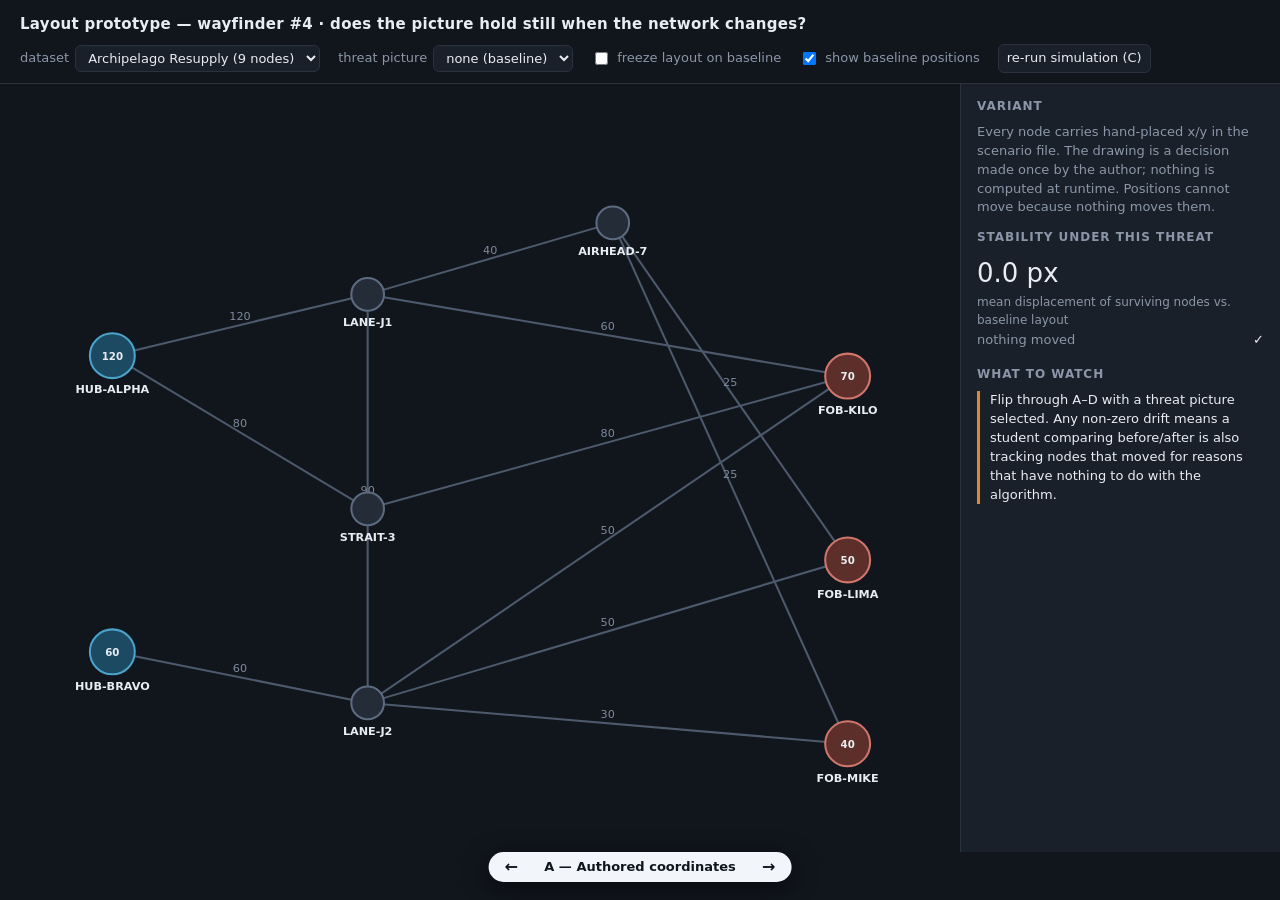
<file: prototypes/layout-prototype/index.html>
<!doctype html>
<!--
  THROWAWAY PROTOTYPE -- wayfinder ticket #4 "Graph layout: where do node positions come from?"

  Question: where do node positions on the drawn graph come from, and which
  candidate survives the pedagogical constraint that a layout must NOT reflow
  when a disruption removes an edge or a node (Day 3 min-cut, Day 4 interdiction
  both depend on before/after comparison on a stable picture)?

  Four variants of the same view, switchable via ?variant= and the floating bar:
    A - authored     : x/y hand-placed in the scenario file, geographic feel
    B - layered      : computed, Sugiyama-ish columns supply -> transit -> demand
    C - force        : computed, Fruchterman-Reingold spring simulation
    D - hybrid       : authored anchors win; unauthored nodes fall back to layered

  Orthogonal control: "freeze on baseline" computes the layout once on the
  pristine network and reuses those coordinates under every threat picture.

  No build step, no network fetch, no dependencies -- open the file.
  Not production code: no tests, no error handling, no abstractions.
-->
<html lang="en">
<head>
<meta charset="utf-8">
<title>Layout prototype - wayfinder #4</title>
<style>
  :root { --bg:#11151c; --panel:#1a2029; --ink:#e8edf4; --dim:#8b97a8; --line:#2a3240; }
  * { box-sizing: border-box; }
  body { margin:0; background:var(--bg); color:var(--ink);
         font:14px/1.45 ui-sans-serif,system-ui,"Segoe UI",sans-serif; }
  header { padding:14px 20px 10px; border-bottom:1px solid var(--line); }
  h1 { font-size:15px; margin:0 0 8px; font-weight:600; letter-spacing:.02em; }
  .controls { display:flex; gap:18px; align-items:center; flex-wrap:wrap; font-size:13px; }
  label { color:var(--dim); display:flex; gap:6px; align-items:center; }
  select, button { background:var(--panel); color:var(--ink); border:1px solid var(--line);
                   border-radius:6px; padding:4px 8px; font:inherit; }
  button { cursor:pointer; }
  main { display:flex; gap:0; height:calc(100vh - 132px); }
  #stage { flex:1; min-width:0; }
  svg { width:100%; height:100%; display:block; }
  aside { width:320px; border-left:1px solid var(--line); padding:14px 16px;
          overflow:auto; background:var(--panel); font-size:13px; }
  aside h2 { font-size:12px; text-transform:uppercase; letter-spacing:.08em;
             color:var(--dim); margin:0 0 8px; font-weight:600; }
  aside p { margin:0 0 12px; color:var(--dim); }
  .metric { font-size:26px; color:var(--ink); font-variant-numeric:tabular-nums; }
  .metric small { font-size:12px; color:var(--dim); display:block; margin-top:2px; }
  table { width:100%; border-collapse:collapse; margin-bottom:14px; }
  td { padding:2px 0; color:var(--dim); font-variant-numeric:tabular-nums; }
  td.n { text-align:right; color:var(--ink); }
  .verdict { border-left:3px solid #d98a2b; padding-left:10px; color:var(--ink); }

  /* graph marks */
  .edge { stroke:#4d5a6d; stroke-width:2; fill:none; }
  .edge.ghost { stroke:#333b47; stroke-dasharray:3 5; }
  .elabel { fill:#7d8a9c; font-size:11px; font-variant-numeric:tabular-nums; }
  .node circle { stroke-width:2; }
  .supply circle { fill:#1d4a63; stroke:#4aa3c9; }
  .demand circle { fill:#5c2f2a; stroke:#d1766a; }
  .transit circle { fill:#242c38; stroke:#5c6b80; }
  .node text { fill:var(--ink); font-size:11px; font-weight:600; text-anchor:middle; }
  .node.dropped { opacity:.22; }
  .ghostpos { fill:none; stroke:#d98a2b; stroke-width:1.5; stroke-dasharray:2 4; }
  .drift { stroke:#d98a2b; stroke-width:1.5; }

  /* floating switcher */
  #bar { position:fixed; left:50%; transform:translateX(-50%); bottom:18px;
         display:flex; align-items:center; gap:2px; background:#f2f5f9; color:#11151c;
         border-radius:999px; padding:5px 6px; box-shadow:0 6px 24px rgba(0,0,0,.5);
         font-weight:600; font-size:13px; z-index:10; }
  #bar button { background:transparent; border:0; color:#11151c; font-size:16px;
                padding:2px 10px; line-height:1; }
  #bar span { padding:0 12px; min-width:220px; text-align:center; }
</style>
</head>
<body>

<header>
  <h1>Layout prototype &mdash; wayfinder #4 &middot; does the picture hold still when the network changes?</h1>
  <div class="controls">
    <label>dataset
      <select id="dataset">
        <option value="theater">Archipelago Resupply (9 nodes)</option>
        <option value="textbook">Textbook max-flow (Day 2)</option>
      </select>
    </label>
    <label>threat picture <select id="threat"></select></label>
    <label><input type="checkbox" id="freeze"> freeze layout on baseline</label>
    <label><input type="checkbox" id="ghost" checked> show baseline positions</label>
    <button id="reseed">re-run simulation (C)</button>
  </div>
</header>

<main>
  <div id="stage"><svg id="svg" viewBox="0 0 940 720" preserveAspectRatio="xMidYMid meet">
    <defs>
      <marker id="arrow" viewBox="0 0 10 10" refX="9" refY="5" markerWidth="6"
              markerHeight="6" orient="auto-start-reverse">
        <path d="M0,0 L10,5 L0,10 z" fill="#4d5a6d"/>
      </marker>
    </defs>
    <g id="edges"></g><g id="drift"></g><g id="ghosts"></g><g id="nodes"></g>
  </svg></div>
  <aside>
    <h2>Variant</h2>
    <p id="blurb"></p>
    <h2>Stability under this threat</h2>
    <div class="metric"><span id="drift-mean">0</span> px
      <small>mean displacement of surviving nodes vs. baseline layout</small></div>
    <table id="drift-table"></table>
    <h2>What to watch</h2>
    <p class="verdict">Flip through A&ndash;D with a threat picture selected. Any
      non-zero drift means a student comparing before/after is also tracking nodes
      that moved for reasons that have nothing to do with the algorithm.</p>
  </aside>
</main>

<div id="bar">
  <button id="prev">&larr;</button><span id="label"></span><button id="next">&rarr;</button>
</div>

<script>
/* ---------------------------------------------------------------- data ---- */
const DATA = {
  theater: {
    name: "Archipelago Resupply (sample)",
    nodes: [
      {id:"HUB-ALPHA", kind:"supply", quantity:120},
      {id:"HUB-BRAVO", kind:"supply", quantity:60},
      {id:"LANE-J1",   kind:"transit"},
      {id:"LANE-J2",   kind:"transit"},
      {id:"STRAIT-3",  kind:"transit"},
      {id:"AIRHEAD-7", kind:"transit"},
      {id:"FOB-KILO",  kind:"demand", quantity:70},
      {id:"FOB-LIMA",  kind:"demand", quantity:50},
      {id:"FOB-MIKE",  kind:"demand", quantity:40}
    ],
    edges: [
      {src:"HUB-ALPHA",dst:"LANE-J1",cap:120,cost:4},
      {src:"HUB-ALPHA",dst:"STRAIT-3",cap:80,cost:2},
      {src:"HUB-BRAVO",dst:"LANE-J2",cap:60,cost:3},
      {src:"LANE-J1",dst:"LANE-J2",cap:90,cost:3,bidirectional:true},
      {src:"LANE-J1",dst:"AIRHEAD-7",cap:40,cost:6},
      {src:"LANE-J1",dst:"FOB-KILO",cap:60,cost:6},
      {src:"STRAIT-3",dst:"FOB-KILO",cap:80,cost:2},
      {src:"LANE-J2",dst:"FOB-KILO",cap:50,cost:4},
      {src:"LANE-J2",dst:"FOB-LIMA",cap:50,cost:5},
      {src:"LANE-J2",dst:"FOB-MIKE",cap:30,cost:7},
      {src:"AIRHEAD-7",dst:"FOB-LIMA",cap:25,cost:8},
      {src:"AIRHEAD-7",dst:"FOB-MIKE",cap:25,cost:9}
    ],
    threats: {
      strait_mined: [{kind:"remove_edge",src:"HUB-ALPHA",dst:"STRAIT-3"},
                     {kind:"remove_edge",src:"STRAIT-3",dst:"FOB-KILO"}],
      bravo_struck: [{kind:"remove_node",node:"HUB-BRAVO"}],
      j2_pressure:  [{kind:"scale_capacity",src:"LANE-J1",dst:"LANE-J2",factor:0.4}]
    },
    /* variant A: every node hand-placed, geographic feel */
    authored: {
      "HUB-ALPHA":[110,250], "HUB-BRAVO":[110,540],
      "LANE-J1":[360,190], "STRAIT-3":[360,400], "LANE-J2":[360,590],
      "AIRHEAD-7":[600,120],
      "FOB-KILO":[830,270], "FOB-LIMA":[830,450], "FOB-MIKE":[830,630]
    },
    /* variant D: only the endpoints are anchored; junctions are computed */
    anchors: ["HUB-ALPHA","HUB-BRAVO","FOB-KILO","FOB-LIMA","FOB-MIKE"]
  },

  textbook: {
    name: "Textbook max-flow (unit Day 2)",
    nodes: [
      {id:"s",kind:"supply",quantity:20},
      {id:"A",kind:"transit"},{id:"B",kind:"transit"},
      {id:"C",kind:"transit"},{id:"D",kind:"transit"},
      {id:"t",kind:"demand",quantity:20}
    ],
    edges: [
      {src:"s",dst:"A",cap:10,cost:1},{src:"s",dst:"B",cap:10,cost:1},
      {src:"A",dst:"C",cap:4,cost:1},{src:"A",dst:"D",cap:2,cost:1},
      {src:"B",dst:"D",cap:9,cost:1},
      {src:"C",dst:"t",cap:10,cost:1},{src:"D",dst:"t",cap:10,cost:1}
    ],
    threats: {
      /* not in the shipped file -- here to exercise Day 4 interdiction on the
         dataset whose published layout students have already seen */
      cut_AC: [{kind:"remove_edge",src:"A",dst:"C"}],
      cut_BD: [{kind:"remove_edge",src:"B",dst:"D"}]
    },
    /* the layout as printed in the unit notes */
    authored: { "s":[130,360], "A":[380,200], "B":[380,520],
                "C":[640,200], "D":[640,520], "t":[860,360] },
    anchors: ["s","t"]
  }
};

/* ------------------------------------------------------------ variants ---- */
const VARIANTS = {
  A: {name:"Authored coordinates",
      blurb:"Every node carries hand-placed x/y in the scenario file. The drawing " +
            "is a decision made once by the author; nothing is computed at runtime. " +
            "Positions cannot move because nothing moves them."},
  B: {name:"Layered (supply→transit→demand)",
      blurb:"Columns are longest-path depth from the supply nodes; demand is pinned " +
            "to the last column; vertical order is one barycenter sweep to reduce " +
            "crossings. Derived entirely from topology — so topology changes move nodes."},
  C: {name:"Force-directed (spring)",
      blurb:"Fruchterman–Reingold: edges pull, nodes repel, cooled over 300 " +
            "iterations from a random start. Pretty, self-arranging, and different " +
            "every run — re-run the simulation and watch the whole picture change."},
  D: {name:"Hybrid: authored anchors + computed fill",
      blurb:"Hubs and FOBs (source/sink on the textbook set) are authored; the " +
            "junctions in between are laid out by the layered algorithm and snapped " +
            "toward their anchors. Author the parts that carry meaning, compute the rest."}
};
const KEYS = Object.keys(VARIANTS);

/* ------------------------------------------------------------- helpers ---- */
function applyThreat(ds, key) {
  const d = DATA[ds];
  let nodes = d.nodes.map(n => ({...n}));
  let edges = d.edges.map(e => ({...e}));
  const dropped = new Set();
  for (const op of (d.threats[key] || [])) {
    if (op.kind === "remove_node") {
      dropped.add(op.node);
      edges = edges.filter(e => e.src !== op.node && e.dst !== op.node);
    } else if (op.kind === "remove_edge") {
      edges = edges.filter(e => !(e.src === op.src && e.dst === op.dst));
    } else if (op.kind === "scale_capacity") {
      for (const e of edges)
        if (e.src === op.src && e.dst === op.dst) e.cap = Math.round(e.cap * op.factor);
    }
  }
  nodes = nodes.filter(n => !dropped.has(n.id));
  return {nodes, edges, dropped};
}

const W = 940, H = 720, PAD = 110;

function layoutAuthored(net, ds) {
  const pos = {};
  for (const n of net.nodes) {
    const a = DATA[ds].authored[n.id];
    if (a) pos[n.id] = {x:a[0], y:a[1]};
  }
  return pos;
}

function layoutLayered(net) {
  const ids = net.nodes.map(n => n.id);
  const succ = {}, pred = {};
  ids.forEach(i => {succ[i]=[]; pred[i]=[];});
  for (const e of net.edges) {
    if (!succ[e.src] || !pred[e.dst]) continue;
    succ[e.src].push(e.dst); pred[e.dst].push(e.src);
    if (e.bidirectional) { succ[e.dst].push(e.src); pred[e.src].push(e.dst); }
  }
  // longest-path depth by relaxation (graph may contain a 2-cycle)
  const layer = {};
  ids.forEach(i => layer[i] = 0);
  for (let it = 0; it < ids.length; it++) {
    let moved = false;
    for (const e of net.edges) {
      if (layer[e.dst] === undefined || layer[e.src] === undefined) continue;
      if (layer[e.dst] < layer[e.src] + 1) { layer[e.dst] = layer[e.src] + 1; moved = true; }
    }
    if (!moved) break;
  }
  const maxL = Math.max(...ids.map(i => layer[i]));
  for (const n of net.nodes) if (n.kind === "demand") layer[n.id] = maxL;

  const cols = {};
  for (const i of ids) (cols[layer[i]] ||= []).push(i);
  const pos = {};
  const place = () => {
    for (const L of Object.keys(cols)) {
      const col = cols[L], step = (H - 2*PAD) / Math.max(col.length, 1);
      col.forEach((id, k) => {
        pos[id] = {x: PAD + (maxL ? (W - 2*PAD) * (L / maxL) : 0),
                   y: PAD + step * (k + 0.5)};
      });
    }
  };
  place();
  for (let sweep = 0; sweep < 4; sweep++) {          // barycenter ordering
    for (const L of Object.keys(cols).sort((a,b)=>a-b)) {
      cols[L].sort((a, b) => bary(a) - bary(b));
    }
    place();
  }
  function bary(id) {
    const ns = pred[id].length ? pred[id] : succ[id];
    if (!ns.length) return pos[id] ? pos[id].y : H/2;
    return ns.reduce((s,p) => s + (pos[p] ? pos[p].y : H/2), 0) / ns.length;
  }
  return pos;
}

let SEED = 7;
function rng() { SEED = (SEED * 1103515245 + 12345) % 2147483648; return SEED / 2147483648; }

function layoutForce(net, seed) {
  SEED = seed;
  const ids = net.nodes.map(n => n.id);
  const pos = {};
  ids.forEach(i => pos[i] = {x: PAD + rng()*(W-2*PAD), y: PAD + rng()*(H-2*PAD)});
  const k = Math.sqrt((W-2*PAD)*(H-2*PAD) / ids.length);
  let temp = (W - 2*PAD) / 8;
  for (let it = 0; it < 300; it++) {
    const disp = {}; ids.forEach(i => disp[i] = {x:0,y:0});
    for (let a = 0; a < ids.length; a++) for (let b = a+1; b < ids.length; b++) {
      const u = ids[a], v = ids[b];
      let dx = pos[u].x-pos[v].x, dy = pos[u].y-pos[v].y;
      let d = Math.hypot(dx,dy) || 0.01;
      const f = (k*k)/d;
      disp[u].x += dx/d*f; disp[u].y += dy/d*f;
      disp[v].x -= dx/d*f; disp[v].y -= dy/d*f;
    }
    for (const e of net.edges) {
      if (!pos[e.src] || !pos[e.dst]) continue;
      let dx = pos[e.src].x-pos[e.dst].x, dy = pos[e.src].y-pos[e.dst].y;
      let d = Math.hypot(dx,dy) || 0.01;
      const f = (d*d)/k;
      disp[e.src].x -= dx/d*f; disp[e.src].y -= dy/d*f;
      disp[e.dst].x += dx/d*f; disp[e.dst].y += dy/d*f;
    }
    for (const i of ids) {
      const d = Math.hypot(disp[i].x, disp[i].y) || 0.01;
      pos[i].x += disp[i].x/d * Math.min(d, temp);
      pos[i].y += disp[i].y/d * Math.min(d, temp);
      pos[i].x = Math.max(PAD, Math.min(W-PAD, pos[i].x));
      pos[i].y = Math.max(PAD, Math.min(H-PAD, pos[i].y));
    }
    temp *= 0.97;
  }
  return pos;
}

function layoutHybrid(net, ds) {
  const anchors = new Set(DATA[ds].anchors);
  const authored = DATA[ds].authored;
  const pos = layoutLayered(net);
  for (const n of net.nodes) if (anchors.has(n.id) && authored[n.id])
    pos[n.id] = {x: authored[n.id][0], y: authored[n.id][1]};
  return pos;
}

function layoutFor(key, net, ds, seed) {
  if (key === "A") return layoutAuthored(net, ds);
  if (key === "B") return layoutLayered(net);
  if (key === "C") return layoutForce(net, seed);
  return layoutHybrid(net, ds);
}

/* --------------------------------------------------------------- render --- */
const $ = id => document.getElementById(id);
let seed = 7;

function currentVariant() {
  const v = new URLSearchParams(location.search).get("variant");
  return KEYS.includes(v) ? v : "A";
}

function render() {
  const key = currentVariant();
  const ds = $("dataset").value;
  const threatKey = $("threat").value;
  const frozen = $("freeze").checked;
  const showGhost = $("ghost").checked;

  const baseNet = applyThreat(ds, "__none__");
  const net = applyThreat(ds, threatKey);

  const basePos = layoutFor(key, baseNet, ds, seed);
  const livePos = frozen ? basePos : layoutFor(key, net, ds, seed);

  const eg = $("edges"), ng = $("nodes"), gg = $("ghosts"), dg = $("drift");
  eg.innerHTML = ng.innerHTML = gg.innerHTML = dg.innerHTML = "";
  const svgns = "http://www.w3.org/2000/svg";
  const mk = (t, attrs) => { const e = document.createElementNS(svgns,t);
    for (const [k,v] of Object.entries(attrs)) e.setAttribute(k,v); return e; };

  const live = new Set(net.nodes.map(n => n.id));
  const liveEdges = new Set(net.edges.map(e => e.src+">"+e.dst));

  // ghost every edge from the pristine network; solid ones are still there
  for (const e of baseNet.edges) {
    const p = livePos[e.src], q = livePos[e.dst];
    if (!p || !q) continue;
    const alive = liveEdges.has(e.src+">"+e.dst) && live.has(e.src) && live.has(e.dst);
    const line = mk("line", {x1:p.x, y1:p.y, x2:q.x, y2:q.y,
      class: "edge" + (alive ? "" : " ghost")});
    if (alive) { line.setAttribute("marker-end","url(#arrow)");
      if (e.bidirectional) line.setAttribute("marker-start","url(#arrow)"); }
    eg.appendChild(line);
    if (alive) {
      const cur = net.edges.find(x => x.src===e.src && x.dst===e.dst);
      const lab = mk("text", {x:(p.x+q.x)/2, y:(p.y+q.y)/2 - 5, class:"elabel",
                              "text-anchor":"middle"});
      lab.textContent = cur.cap;
      eg.appendChild(lab);
    }
  }

  // baseline ghosts + drift leaders
  let drifts = [];
  for (const n of baseNet.nodes) {
    const b = basePos[n.id], l = livePos[n.id];
    if (!b) continue;
    if (l && live.has(n.id)) {
      const d = Math.hypot(b.x-l.x, b.y-l.y);
      drifts.push([n.id, d]);
      if (showGhost && d > 1.5) {
        gg.appendChild(mk("circle", {cx:b.x, cy:b.y, r:20, class:"ghostpos"}));
        dg.appendChild(mk("line", {x1:b.x, y1:b.y, x2:l.x, y2:l.y, class:"drift"}));
      }
    }
  }

  for (const n of baseNet.nodes) {
    const p = livePos[n.id]; if (!p) continue;
    const g = mk("g", {class:"node " + n.kind + (live.has(n.id) ? "" : " dropped"),
                       transform:`translate(${p.x},${p.y})`});
    g.appendChild(mk("circle", {r: n.kind === "transit" ? 16 : 22}));
    const t = mk("text", {y: (n.kind === "transit" ? 16 : 22) + 15});
    t.textContent = n.id;
    g.appendChild(t);
    if (n.quantity) { const q = mk("text",{y:4, style:"font-size:10px"});
      q.textContent = n.quantity; g.appendChild(q); }
    ng.appendChild(g);
  }

  // side panel
  $("label").textContent = key + " — " + VARIANTS[key].name;
  $("blurb").textContent = VARIANTS[key].blurb;
  const moved = drifts.filter(([,d]) => d > 1.5);
  const mean = drifts.length ? drifts.reduce((s,[,d]) => s+d, 0) / drifts.length : 0;
  $("drift-mean").textContent = mean.toFixed(1);
  $("drift-table").innerHTML = moved.length
    ? "<tr><td>" + moved.sort((a,b)=>b[1]-a[1])
        .map(([id,d]) => id + "</td><td class='n'>" + d.toFixed(0) + " px")
        .join("</td></tr><tr><td>") + "</td></tr>"
    : "<tr><td>nothing moved</td><td class='n'>&#10003;</td></tr>";
}

/* ----------------------------------------------------------- switching ---- */
function setVariant(k) {
  const u = new URL(location); u.searchParams.set("variant", k);
  history.replaceState(null, "", u); render();
}
function cycle(step) {
  const i = KEYS.indexOf(currentVariant());
  setVariant(KEYS[(i + step + KEYS.length) % KEYS.length]);
}
$("prev").onclick = () => cycle(-1);
$("next").onclick = () => cycle(1);
addEventListener("keydown", e => {
  if (/^(INPUT|TEXTAREA)$/.test(document.activeElement.tagName)) return;
  if (e.key === "ArrowLeft") cycle(-1);
  if (e.key === "ArrowRight") cycle(1);
});

function fillThreats() {
  const d = DATA[$("dataset").value];
  $("threat").innerHTML = "<option value='__none__'>none (baseline)</option>" +
    Object.keys(d.threats).map(k => `<option value="${k}">${k}</option>`).join("");
}
$("dataset").onchange = () => { fillThreats(); render(); };
$("threat").onchange = $("freeze").onchange = $("ghost").onchange = render;
$("reseed").onclick = () => { seed = Math.floor(Math.random()*1e9); render(); };

fillThreats();
render();
</script>
</body>
</html>
</file>
